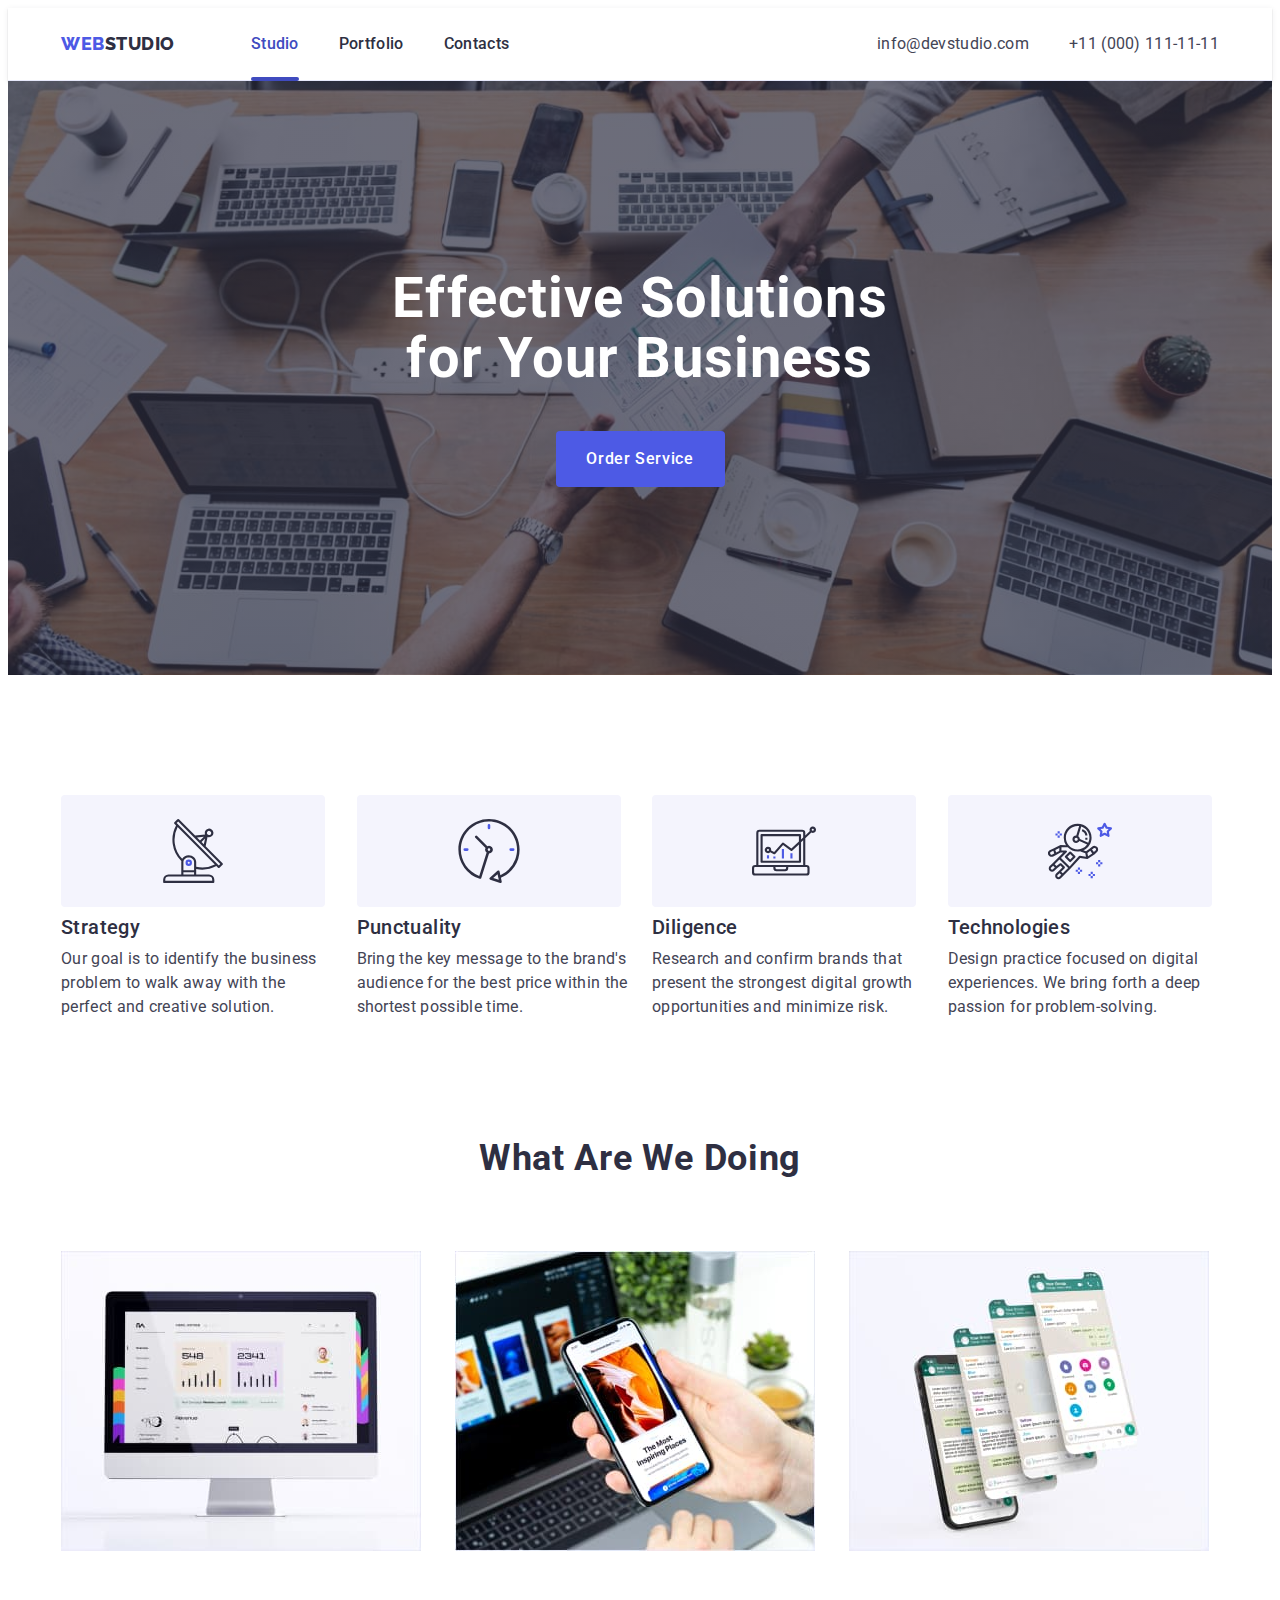
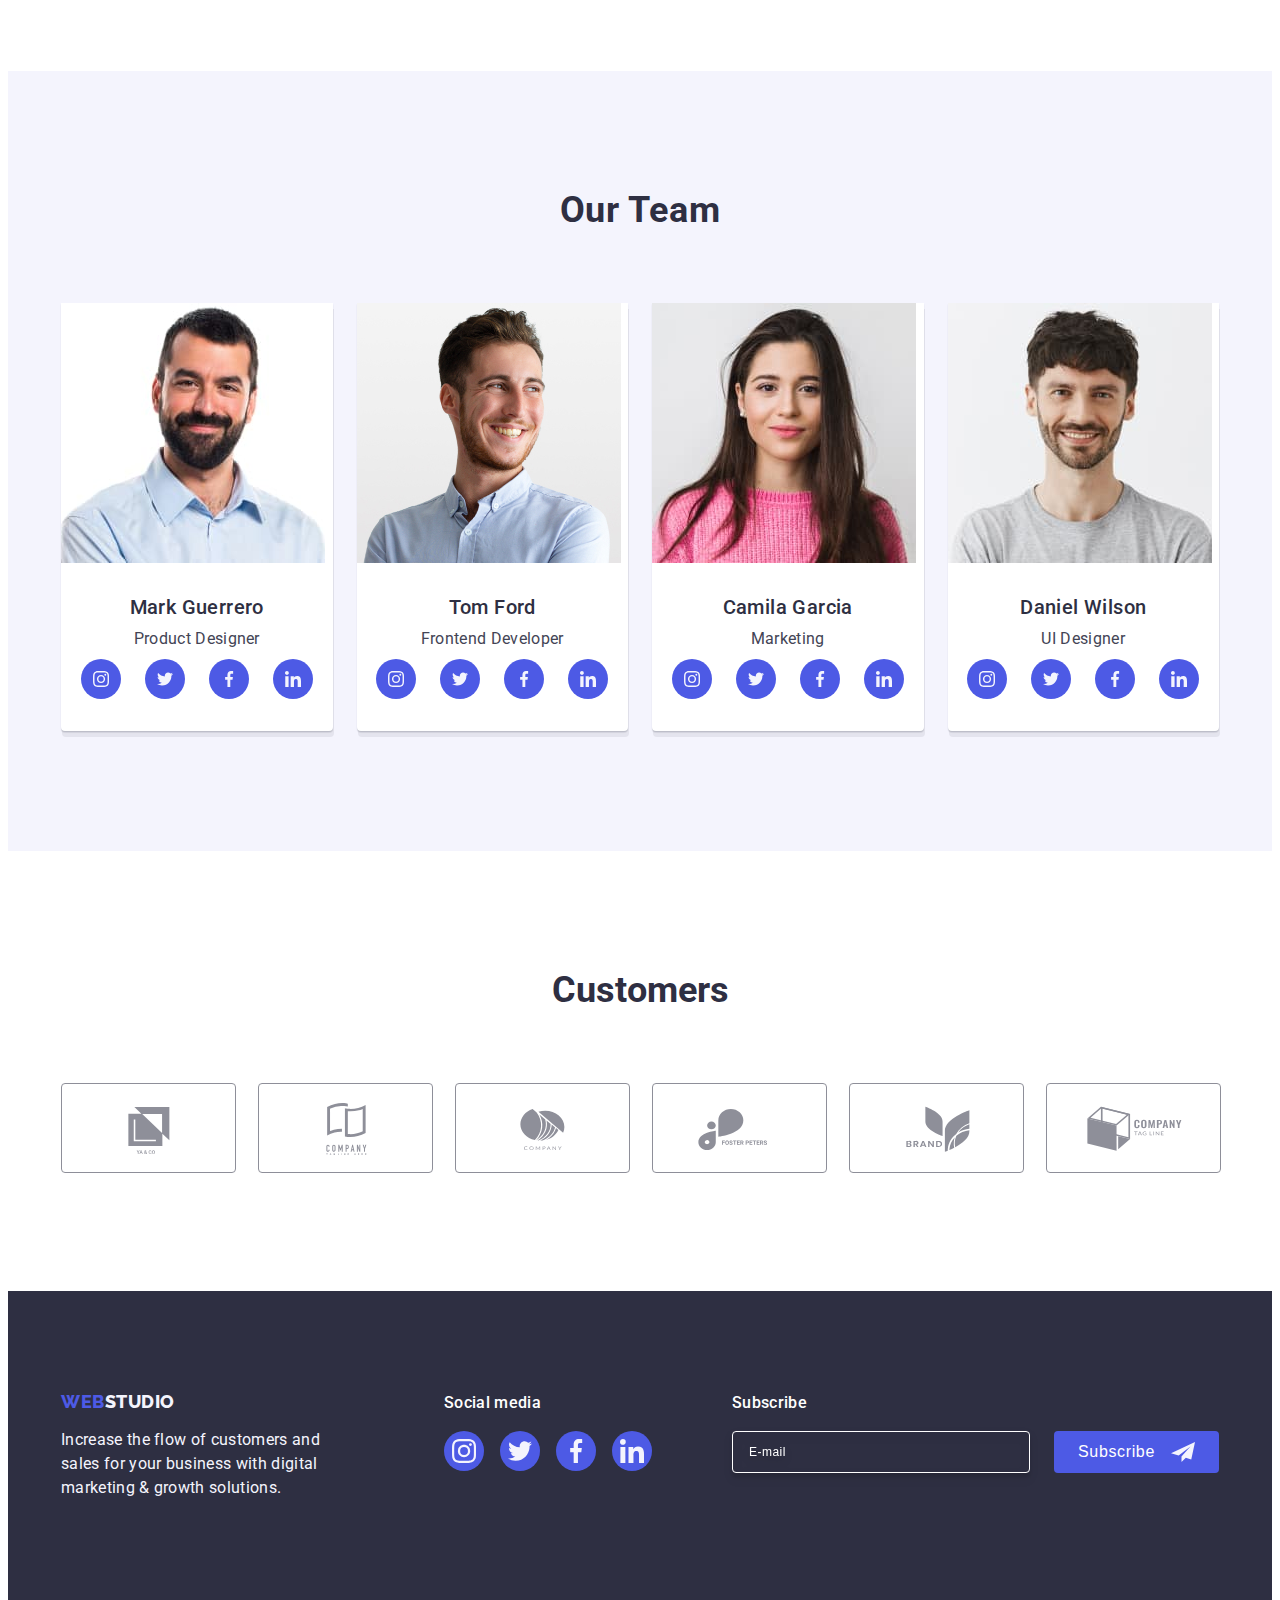
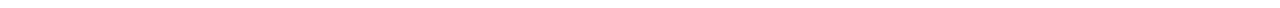
<file: index.html>
<!DOCTYPE html>
<html lang="en">
  <head>
    <meta charset="UTF-8" />
    <meta name="viewport" content="width=device-width, initial-scale=1.0" />
    <title>Webstudio</title>
    <link
      rel="stylesheet"
      href="https://cdnjs.cloudflare.com/ajax/libs/modern-normalize/2.0.0/modern-normalize.min.css"
      integrity="sha512-4xo8blKMVCiXpTaLzQSLSw3KFOVPWhm/TRtuPVc4WG6kUgjH6J03IBuG7JZPkcWMxJ5huwaBpOpnwYElP/m6wg=="
      crossorigin="anonymous"
      referrerpolicy="no-referrer"
    />
    <link rel="preconnect" href="https://fonts.googleapis.com" />
    <link rel="preconnect" href="https://fonts.gstatic.com" crossorigin />
    <link
      href="https://fonts.googleapis.com/css2?family=Raleway:wght@800&family=Roboto:wght@400;500;700&display=swap"
      rel="stylesheet"
    />
    <link rel="stylesheet" href="./css/style.css" />
  </head>
  <body>
    <header class="header-cont">
      <div class="container header-container">
        <nav class="header-navigation">
          <a href="./index.html" class="logo link"
            >Web<span class="logo_studio">Studio</span></a
          >
          <ul class="header_li list">
            <li class="header_menu_item">
              <a href="./index.html" class="header_menu_li link current"
                >Studio</a
              >
            </li>
            <li class="header_menu_item">
              <a class="header_menu_li link" href="./portfolio.html"
                >Portfolio</a
              >
            </li>
            <li class="header_menu_item">
              <a class="header_menu_li link" href="">Contacts</a>
            </li>
          </ul>
        </nav>
        <address class="contacts">
          <ul class="contacts_list list">
            <li class="contacts_item">
              <a class="contacts_link link" href="mailto:info@devstudio.com"
                >info@devstudio.com</a
              >
            </li>
            <li class="contacts_item">
              <a class="contacts_link link" href="tel:+110001111111"
                >+11 (000) 111-11-11</a
              >
            </li>
          </ul>
        </address>
      </div>
    </header>
    <main>
      <section class="main_title">
        <div class="container">
          <h1 class="main_h">Effective Solutions for Your Business</h1>
          <button class="button_q" data-modal-open type="button">
            Order Service
          </button>
        </div>
      </section>
      <section class="main_info">
        <div class="container">
          <h2 class="main_info_title visually-hidden">About us</h2>
          <ul class="main_info_li list">
            <li class="main_info_item">
              <div class="icon-box">
                <svg class="about_icons" width="64" height="64">
                  <use href="./images/icons.svg#icon-icon_1"></use>
                </svg>
              </div>
              <h3 class="main_info_subtitle">Strategy</h3>
              <p class="main_info_text">
                Our goal is to identify the business problem to walk away with
                the perfect and creative solution.
              </p>
            </li>
            <li class="main_info_item">
              <div class="icon-box">
                <svg class="about_icons" width="64" height="64">
                  <use href="./images/icons.svg#icon-icon_2"></use>
                </svg>
              </div>
              <h3 class="main_info_subtitle">Punctuality</h3>
              <p class="main_info_text">
                Bring the key message to the brand's audience for the best price
                within the shortest possible time.
              </p>
            </li>
            <li class="main_info_item">
              <div class="icon-box">
                <svg class="about_icons" width="64" height="64">
                  <use href="./images/icons.svg#icon-icon_3"></use>
                </svg>
              </div>
              <h3 class="main_info_subtitle">Diligence</h3>
              <p class="main_info_text">
                Research and confirm brands that present the strongest digital
                growth opportunities and minimize risk.
              </p>
            </li>
            <li class="main_info_item">
              <div class="icon-box">
                <svg class="about_icons" width="64" height="64">
                  <use href="./images/icons.svg#icon-icon_4"></use>
                </svg>
              </div>
              <h3 class="main_info_subtitle">Technologies</h3>
              <p class="main_info_text">
                Design practice focused on digital experiences. We bring forth a
                deep passion for problem-solving.
              </p>
            </li>
          </ul>
        </div>
      </section>
      <section class="main_activity_section">
        <div class="container">
          <h2 class="main_activity_title">What are we doing</h2>
          <ul class="main_activity list">
            <li class="main_activity_item">
              <img src="./images/product_1.jpg" alt="laptop" width="360" />
            </li>
            <li class="main_activity_item">
              <img src="./images/product_2.jpg" alt="app" width="360" />
            </li>
            <li class="main_activity_item">
              <img src="./images/product_3.jpg" alt="phone" width="360" />
            </li>
          </ul>
        </div>
      </section>
      <section class="main_team">
        <div class="container team-container">
          <h2 class="main_team_title">Our Team</h2>
          <ul class="main_team_li list">
            <li class="main_team_item">
              <img src="./images/img_1.jpg" alt="Mark Guerrero" width="264" />
              <div class="team_text">
                <h3 class="main_team_item_title">Mark Guerrero</h3>
                <p class="main_team_item_text">Product Designer</p>
                <ul class="team_li list">
                  <li class="media_item">
                    <a
                      class="media_link link"
                      href="https://www.instagram.com/"
                    >
                      <svg class="media_icon_team" width="16" height="16">
                        <use href="./images/icons.svg#icon-instagram_2"></use>
                      </svg>
                    </a>
                  </li>
                  <li class="media_item">
                    <a class="media_link link" href="https://www.twitter.com/">
                      <svg class="media_icon_team" width="16" height="16">
                        <use href="./images/icons.svg#icon-twitter_1"></use>
                      </svg>
                    </a>
                  </li>
                  <li class="media_item">
                    <a class="media_link link" href="https://www.facebook.com/">
                      <svg class="media_icon_team" width="16" height="16">
                        <use href="./images/icons.svg#icon-facebook_1"></use>
                      </svg>
                    </a>
                  </li>
                  <li class="media_item">
                    <a class="media_link link" href="https://www.linkedin.com/">
                      <svg class="media_icon_team" width="16" height="16">
                        <use href="./images/icons.svg#icon-linkedin_1"></use>
                      </svg>
                    </a>
                  </li>
                </ul>
              </div>
            </li>
            <li class="main_team_item">
              <img src="./images/img_2.jpg" alt="Tom Ford" width="264" />
              <div class="team_text">
                <h3 class="main_team_item_title">Tom Ford</h3>
                <p class="main_team_item_text">Frontend Developer</p>
                <ul class="team_li list">
                  <li class="media_item">
                    <a
                      class="media_link link"
                      href="https://www.instagram.com/"
                    >
                      <svg class="media_icon_team" width="16" height="16">
                        <use href="./images/icons.svg#icon-instagram_2"></use>
                      </svg>
                    </a>
                  </li>
                  <li class="media_item">
                    <a class="media_link link" href="https://www.twitter.com/">
                      <svg class="media_icon_team" width="16" height="16">
                        <use href="./images/icons.svg#icon-twitter_1"></use>
                      </svg>
                    </a>
                  </li>
                  <li class="media_item">
                    <a class="media_link link" href="https://www.facebook.com/">
                      <svg class="media_icon_team" width="16" height="16">
                        <use href="./images/icons.svg#icon-facebook_1"></use>
                      </svg>
                    </a>
                  </li>
                  <li class="media_item">
                    <a class="media_link link" href="https://www.linkedin.com/">
                      <svg class="media_icon_team" width="16" height="16">
                        <use href="./images/icons.svg#icon-linkedin_1"></use>
                      </svg>
                    </a>
                  </li>
                </ul>
              </div>
            </li>
            <li class="main_team_item">
              <img src="./images/img_3.jpg" alt="Camila Garcia" width="264" />
              <div class="team_text">
                <h3 class="main_team_item_title">Camila Garcia</h3>
                <p class="main_team_item_text">Marketing</p>
                <ul class="team_li list">
                  <li class="media_item">
                    <a
                      class="media_link link"
                      href="https://www.instagram.com/"
                    >
                      <svg class="media_icon_team" width="16" height="16">
                        <use href="./images/icons.svg#icon-instagram_2"></use>
                      </svg>
                    </a>
                  </li>
                  <li class="media_item">
                    <a class="media_link link" href="https://www.twitter.com/">
                      <svg class="media_icon_team" width="16" height="16">
                        <use href="./images/icons.svg#icon-twitter_1"></use>
                      </svg>
                    </a>
                  </li>
                  <li class="media_item">
                    <a class="media_link link" href="https://www.facebook.com/">
                      <svg class="media_icon_team" width="16" height="16">
                        <use href="./images/icons.svg#icon-facebook_1"></use>
                      </svg>
                    </a>
                  </li>
                  <li class="media_item">
                    <a class="media_link link" href="https://www.linkedin.com/">
                      <svg class="media_icon_team" width="16" height="16">
                        <use href="./images/icons.svg#icon-linkedin_1"></use>
                      </svg>
                    </a>
                  </li>
                </ul>
              </div>
            </li>
            <li class="main_team_item">
              <img src="./images/img_4.jpg" alt="Daniel Wilson" width="264" />
              <div class="team_text">
                <h3 class="main_team_item_title">Daniel Wilson</h3>
                <p class="main_team_item_text">UI Designer</p>
                <ul class="team_li list">
                  <li class="media_item">
                    <a
                      class="media_link link"
                      href="https://www.instagram.com/"
                    >
                      <svg class="media_icon_team" width="16" height="16">
                        <use href="./images/icons.svg#icon-instagram_2"></use>
                      </svg>
                    </a>
                  </li>
                  <li class="media_item">
                    <a class="media_link link" href="https://www.twitter.com/">
                      <svg class="media_icon_team" width="16" height="16">
                        <use href="./images/icons.svg#icon-twitter_1"></use>
                      </svg>
                    </a>
                  </li>
                  <li class="media_item">
                    <a class="media_link link" href="https://www.facebook.com/">
                      <svg class="media_icon_team" width="16" height="16">
                        <use href="./images/icons.svg#icon-facebook_1"></use>
                      </svg>
                    </a>
                  </li>
                  <li class="media_item">
                    <a class="media_link link" href="https://www.linkedin.com/">
                      <svg class="media_icon_team" width="16" height="16">
                        <use href="./images/icons.svg#icon-linkedin_1"></use>
                      </svg>
                    </a>
                  </li>
                </ul>
              </div>
            </li>
          </ul>
        </div>
      </section>
      <section class="customers">
        <div class="company container">
          <h2 class="customers_title">Customers</h2>
          <ul class="customers_list list">
            <li class="customers_item">
              <a class="customers_link" href=""
                ><svg class="customers_icon" width="104" height="56">
                  <use href="./images/icons.svg#icon-icon_5"></use></svg></a>
            </li>
            <li class="customers_item">
              <a class="customers_link" href=""
                ><svg class="customers_icon" width="104" height="56">
                  <use href="./images/icons.svg#icon-icon_6"></use></svg></a>
            </li>
            <li class="customers_item">
              <a class="customers_link" href=""
                ><svg class="customers_icon" width="104" height="56">
                  <use href="./images/icons.svg#icon-icon_7"></use></svg></a>
            </li>
            <li class="customers_item">
              <a class="customers_link" href=""
                ><svg class="customers_icon" width="104" height="56">
                  <use href="./images/icons.svg#icon-icon_8"></use></svg></a>
            </li>
            <li class="customers_item">
              <a class="customers_link" href=""
                ><svg class="customers_icon" width="104" height="56">
                  <use href="./images/icons.svg#icon-icon_9"></use></svg></a>
            </li>
            <li class="customers_item">
              <a class="customers_link" href=""
                ><svg class="customers_icon" width="104" height="56">
                  <use href="./images/icons.svg#icon-icon_10"></use></svg></a>
            </li>
          </ul>
        </div>
      </section>
    </main>
    <footer class="footer_section">
      <div class="container footer_main">
        <div class="footer_cont">
          <a href="./index.html" class="footer_logo link"
            >Web<span class="footer_logo_studio">Studio</span></a
          >
          <p class="footer_text">
            Increase the flow of customers and sales for your business with
            digital marketing & growth solutions.
          </p>
        </div>
        <div class="media_section">
          <p class="media_title">Social media</p>
          <ul class="footer_media_list list">
            <li class="footer_media_item">
              <a class="footer_media_link" href="">
                <svg class="media_icon_footer" width="24" height="24">
                  <use href="./images/icons.svg#icon-instagram_2"></use>
                </svg>
              </a>
            </li>
            <li class="footer_media_item">
              <a class="footer_media_link" href="">
                <svg class="media_icon_footer" width="24" height="24">
                  <use href="./images/icons.svg#icon-twitter_1"></use>
                </svg>
              </a>
            </li>
            <li class="footer_media_item">
              <a class="footer_media_link" href="">
                <svg class="media_icon_footer" width="24" height="24">
                  <use href="./images/icons.svg#icon-facebook_1"></use>
                </svg>
              </a>
            </li>
            <li class="footer_media_item">
              <a class="footer_media_link" href="">
                <svg class="media_icon_footer" width="24" height="24">
                  <use href="./images/icons.svg#icon-linkedin_1"></use>
                </svg>
              </a>
            </li>
          </ul>
        </div>
        <div class="footer_box">
          <p class="footer_box_title">Subscribe</p>
          <form class="footer_subscription">
            <label class="label_subscription" aria-label="email">
              <input
                type="email"
                name="footer-email"
                class="input_footer"
                placeholder="E-mail"
              />
            </label>
            <button type="submit" class="footer_but">
              Subscribe
              <svg class="footer_icon_but" width="24" height="24">
                <use href="./images/icons.svg#icon-icon_frame"></use>
              </svg>
            </button>
          </form>
        </div>
      </div>
    </footer>
    <div class="backdrop is-hidden" data-modal>
      <div class="modal-window">
        <button type="button" class="modal_close_but" data-modal-close>
          <svg class="close_icon" width="8" height="8">
            <use href="./images/icons.svg#icon-close"></use>
          </svg>
        </button>
        <p class="modal_title">Leave your contacts and we will call you back</p>
        <form>
          <div class="modal_box">
            <label for="user-name" class="modal_label">Name</label>
            <div class="modal_input_box">
              <input
                class="modal_input"
                type="text"
                name="user-name"
                id="user-name"
              />
              <svg class="modal_icon" width="18" height="24">
                <use href="./images/icons.svg#icon-person"></use>
              </svg>
            </div>
          </div>
          <div class="modal_box">
            <label for="usertel" class="modal_label">Phone</label>
            <div class="modal_input_box">
              <input
                class="modal_input"
                type="tel"
                name="usertel"
                id="usertel"
              />
              <svg class="modal_icon" width="18" height="24">
                <use href="./images/icons.svg#icon-phone"></use>
              </svg>
            </div>
          </div>
          <div class="modal_box">
            <label for="usermail" class="modal_label">Email</label>
            <div class="modal_input_box">
              <input
                class="modal_input"
                type="email"
                name="usermail"
                id="usermail"
              />
              <svg class="modal_icon" width="18" height="24">
                <use href="./images/icons.svg#icon-email"></use>
              </svg>
            </div>
          </div>
          <div class="modal_box_textarea">
            <label for="user-comment" class="modal_label">Comment</label>
            <textarea
              name="user-comment"
              id="user-comment"
              class="modal_textarea"
              placeholder="Text input"
            ></textarea>
          </div>
          <div class="checkin">
            <input
              type="checkbox"
              name="user-privacy"
              id="user-privacy"
              value="true"
              class="input_check visually-hidden"
            />
            <label for="user-privacy" class="check_text"
              ><span class="checkbox"
                ><svg class="check_icon" width="10" height="8">
                  <use href="./images/icons.svg#icon-Vector"></use></svg></span>
              I accept the terms and conditions of the
              <a href="" class="check_text_link">Privacy Policy</a></label
            >
          </div>
          <button type="submit" class="modal_send_but">Send</button>
        </form>
      </div>
    </div>
    <script src="./js/modal.js"></script>
  </body>
</html>
</file>
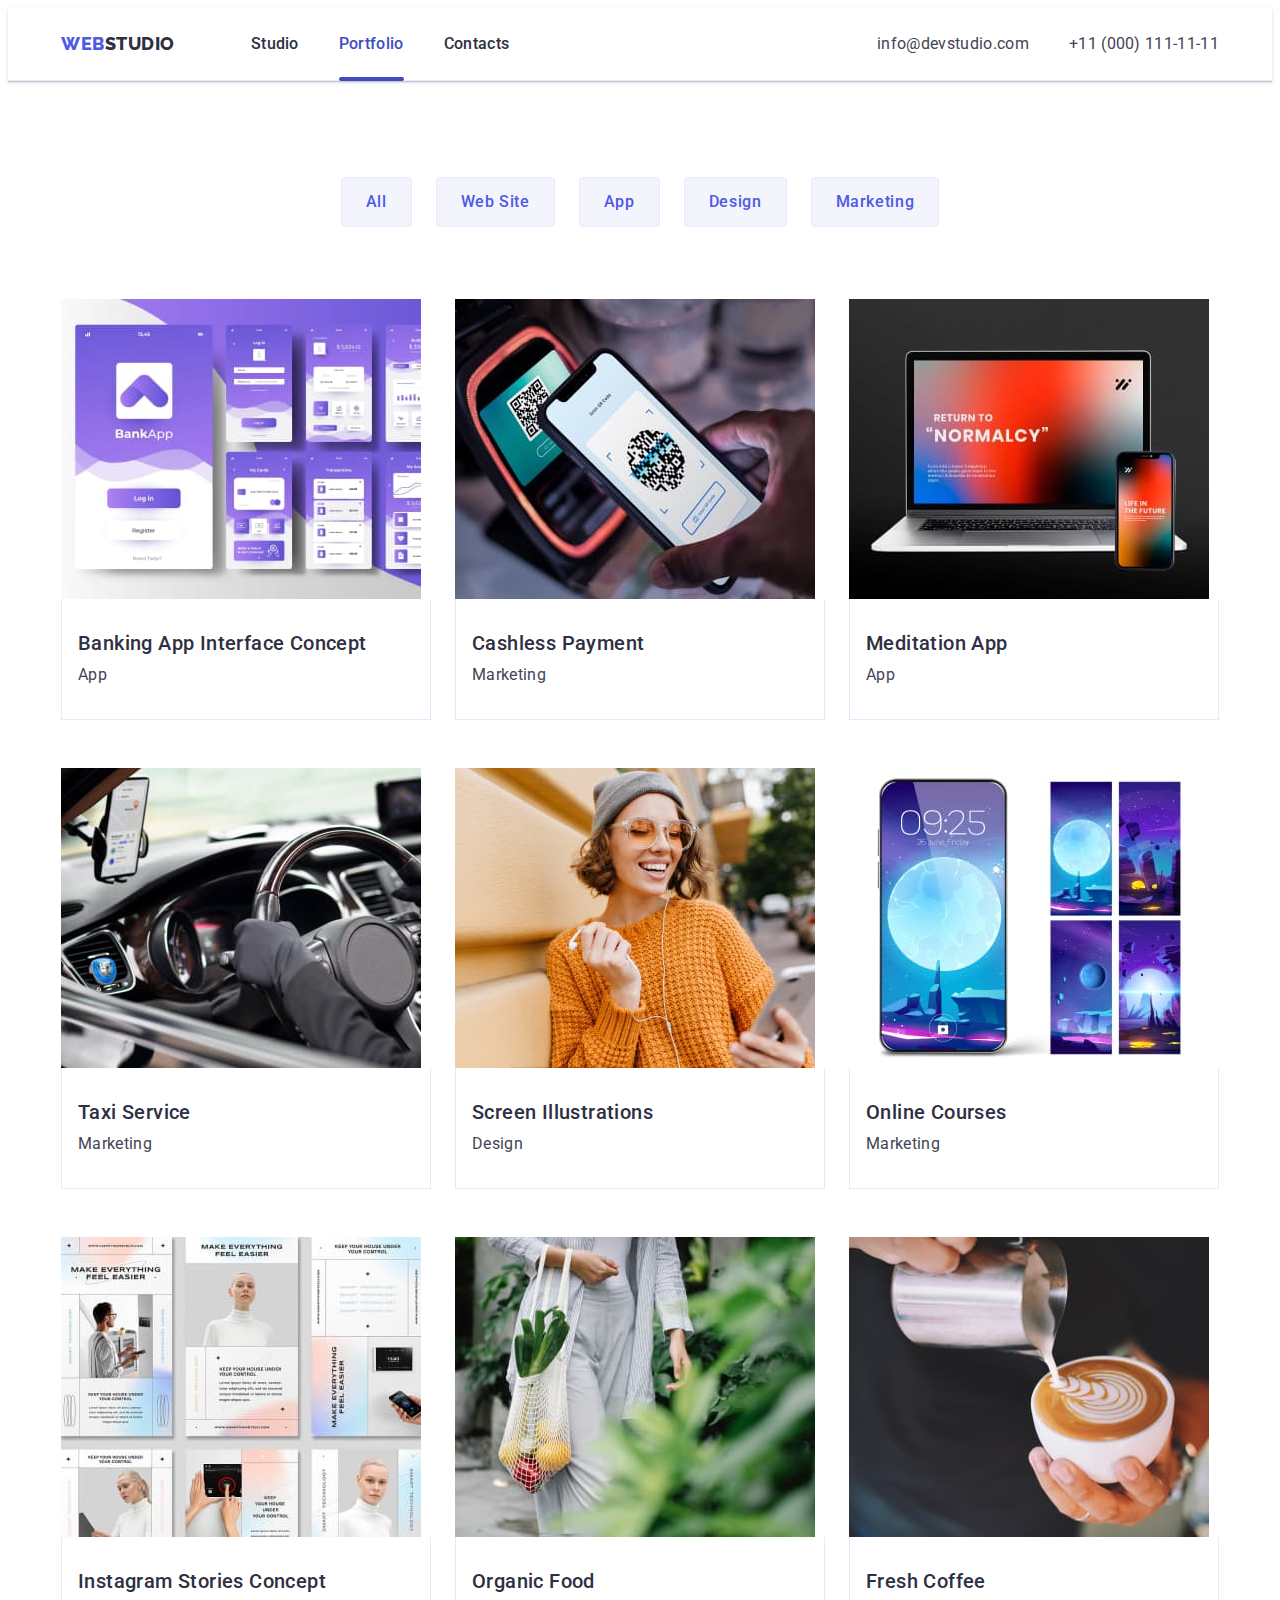
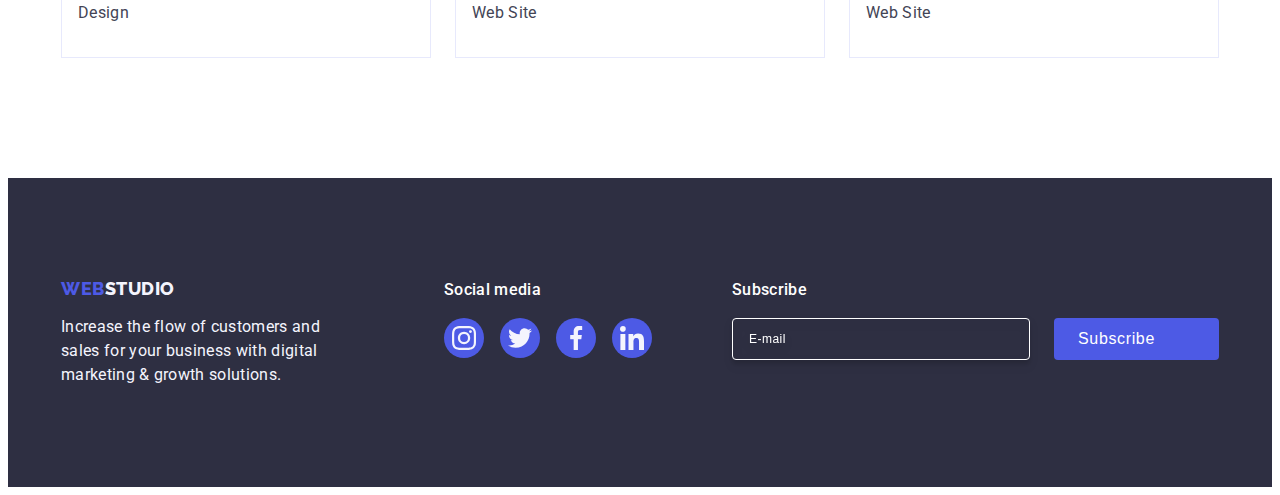
<file: portfolio.html>
<!DOCTYPE html>
<html lang="en">
  <head>
    <meta charset="UTF-8" />
    <meta name="viewport" content="width=device-width, initial-scale=1.0" />
    <title>Portfolio</title>
    <link rel="preconnect" href="https://fonts.googleapis.com" />
    <link rel="preconnect" href="https://fonts.gstatic.com" crossorigin />
    <link
      href="https://fonts.googleapis.com/css2?family=Raleway:wght@800&family=Roboto:wght@400;500;700&display=swap"
      rel="stylesheet"
    />
    <link
      rel="stylesheet"
      href="https://cdnjs.cloudflare.com/ajax/libs/modern-normalize/2.0.0/modern-normalize.min.css"
      integrity="sha512-4xo8blKMVCiXpTaLzQSLSw3KFOVPWhm/TRtuPVc4WG6kUgjH6J03IBuG7JZPkcWMxJ5huwaBpOpnwYElP/m6wg=="
      crossorigin="anonymous"
      referrerpolicy="no-referrer"
    />
    <link rel="stylesheet" href="./css/style.css" />
  </head>
  <body>
    <header class="header-cont">
      <div class="container header-container">
        <nav class="header-navigation">
          <a href="./index.html" class="logo link"
            >Web<span class="logo_studio">Studio</span></a
          >
          <ul class="header_li list">
            <li class="header_menu_item">
              <a href="./index.html" class="header_menu_li link"
                >Studio</a
              >
            </li>
            <li class="header_menu_item">
              <a class="header_menu_li link current" href="./portfolio.html"
                >Portfolio</a
              >
            </li>
            <li class="header_menu_item">
              <a class="header_menu_li link" href="">Contacts</a>
            </li>
          </ul>
        </nav>
        <address class="contacts">
          <ul class="contacts_list list">
            <li class="contacts_item">
              <a class="contacts_link link" href="mailto:info@devstudio.com"
                >info@devstudio.com</a
              >
            </li>
            <li class="contacts_item">
              <a class="contacts_link link" href="tel:+110001111111"
                >+11 (000) 111-11-11</a
              >
            </li>
          </ul>
        </address>
      </div>
    </header>
    <main>
      <section class="portfolio_main_but">
        <div class="container">
          <h1 class="visually-hidden">Portfolio</h1>
          <ul class="portfolio_button list">
            <li class="potfolio_main_item">
              <button type="button" class="portfolio_but">All</button>
            </li>
            <li>
              <button type="button" class="portfolio_but">Web Site</button>
            </li>
            <li class="potfolio_main_item">
              <button type="button" class="portfolio_but">App</button>
            </li>
            <li><button type="button" class="portfolio_but">Design</button></li>
            <li class="potfolio_main_item">
              <button type="button" class="portfolio_but">Marketing</button>
            </li>
          </ul>
          <ul class="portfolio_im list">
            <li class="portfolio_img_item">
              <a href="" class="portfolio_img link">
                <div class="portfolio_img-overflow">
                  <img
                    src="./images/portfolio_1.jpg"
                    alt="banking_app"
                    width="360"
                  />
                  <p class="portfolio_text-overflow">
                    14 Stylish and User-Friendly App Design Concepts · Task
                    Manager App · Calorie Tracker App · Exotic Fruit Ecommerce
                    App · Cloud Storage App
                  </p>
                </div>
                <div class="portfolio_info">
                  <h2 class="portfolio_img_title">
                    Banking App Interface Concept
                  </h2>
                  <p class="portfolio_img_text">App</p>
                </div>
              </a>
            </li>
            <li class="portfolio_img_item">
              <a href="" class="portfolio_img link">
                <div class="portfolio_img-overflow">
                  <img
                    src="./images/portfolio_2.jpg"
                    alt="cashless"
                    width="360"
                  />
                  <p class="portfolio_text-overflow">
                    14 Stylish and User-Friendly App Design Concepts · Task
                    Manager App · Calorie Tracker App · Exotic Fruit Ecommerce
                    App · Cloud Storage App
                  </p>
                </div>
                <div class="portfolio_info">
                  <h2 class="portfolio_img_title">Cashless Payment</h2>
                  <p class="portfolio_img_text">Marketing</p>
                </div>
              </a>
            </li>
            <li class="portfolio_img_item">
              <a href="" class="portfolio_img link">
                <div class="portfolio_img-overflow">
                  <img
                    src="./images/portfolio_3.jpg"
                    alt="motivation_app"
                    width="360"
                  />
                  <p class="portfolio_text-overflow">
                    14 Stylish and User-Friendly App Design Concepts · Task
                    Manager App · Calorie Tracker App · Exotic Fruit Ecommerce
                    App · Cloud Storage App
                  </p>
                </div>
                <div class="portfolio_info">
                  <h2 class="portfolio_img_title">Meditation App</h2>
                  <p class="portfolio_img_text">App</p>
                </div>
              </a>
            </li>
            <li class="portfolio_img_item">
              <a href="" class="portfolio_img link">
                <div class="portfolio_img-overflow">
                  <img src="./images/portfolio_4.jpg" alt="taxi" width="360" />
                  <p class="portfolio_text-overflow">
                    14 Stylish and User-Friendly App Design Concepts · Task
                    Manager App · Calorie Tracker App · Exotic Fruit Ecommerce
                    App · Cloud Storage App
                  </p>
                </div>
                <div class="portfolio_info">
                  <h2 class="portfolio_img_title">Taxi Service</h2>
                  <p class="portfolio_img_text">Marketing</p>
                </div></a
              >
            </li>
            <li class="portfolio_img_item">
              <a href="" class="portfolio_img link">
                <div class="portfolio_img-overflow">
                  <img
                    src="./images/portfolio_5.jpg"
                    alt="Illustrations"
                    width="360"
                  />
                  <p class="portfolio_text-overflow">
                    14 Stylish and User-Friendly App Design Concepts · Task
                    Manager App · Calorie Tracker App · Exotic Fruit Ecommerce
                    App · Cloud Storage App
                  </p>
                </div>
                <div class="portfolio_info">
                  <h2 class="portfolio_img_title">Screen Illustrations</h2>
                  <p class="portfolio_img_text">Design</p>
                </div></a
              >
            </li>
            <li class="portfolio_img_item">
              <a href="" class="portfolio_img link">
                <div class="portfolio_img-overflow">
                  <img
                    src="./images/portfolio_6.jpg"
                    alt="courses"
                    width="360"
                  />
                  <p class="portfolio_text-overflow">
                    14 Stylish and User-Friendly App Design Concepts · Task
                    Manager App · Calorie Tracker App · Exotic Fruit Ecommerce
                    App · Cloud Storage App
                  </p>
                </div>
                <div class="portfolio_info">
                  <h2 class="portfolio_img_title">Online Courses</h2>
                  <p class="portfolio_img_text">Marketing</p>
                </div></a
              >
            </li>
            <li class="portfolio_img_item">
              <a href="" class="portfolio_img link">
                <div class="portfolio_img-overflow">
                  <img
                    src="./images/portfolio_7.jpg"
                    alt="insta_stories"
                    width="360"
                  />
                  <p class="portfolio_text-overflow">
                    14 Stylish and User-Friendly App Design Concepts · Task
                    Manager App · Calorie Tracker App · Exotic Fruit Ecommerce
                    App · Cloud Storage App
                  </p>
                </div>
                <div class="portfolio_info">
                  <h2 class="portfolio_img_title">Instagram Stories Concept</h2>
                  <p class="portfolio_img_text">Design</p>
                </div>
              </a>
            </li>
            <li class="portfolio_img_item">
              <a href="" class="portfolio_img link">
                <div class="portfolio_img-overflow">
                  <img
                    src="./images/portfolio_8.jpg"
                    alt="organic_food"
                    width="360"
                  />
                  <p class="portfolio_text-overflow">
                    14 Stylish and User-Friendly App Design Concepts · Task
                    Manager App · Calorie Tracker App · Exotic Fruit Ecommerce
                    App · Cloud Storage App
                  </p>
                </div>
                <div class="portfolio_info">
                  <h2 class="portfolio_img_title">Organic Food</h2>
                  <p class="portfolio_img_text">Web Site</p>
                </div>
              </a>
            </li>
            <li class="portfolio_img_item">
              <a href="" class="portfolio_img link">
                <div class="portfolio_img-overflow">
                  <img
                    src="./images/portfolio_9.jpg"
                    alt="coffee"
                    width="360"
                  />
                  <p class="portfolio_text-overflow">
                    14 Stylish and User-Friendly App Design Concepts · Task
                    Manager App · Calorie Tracker App · Exotic Fruit Ecommerce
                    App · Cloud Storage App
                  </p>
                </div>
                <div class="portfolio_info">
                  <h2 class="portfolio_img_title">Fresh Coffee</h2>
                  <p class="portfolio_img_text">Web Site</p>
                </div></a
              >
            </li>
          </ul>
        </div>
      </section>
    </main>
    <footer class="footer_section">
      <div class="container footer_main">
        <div class="footer_cont">
          <a href="./index.html" class="footer_logo link"
            >Web<span class="footer_logo_studio">Studio</span></a
          >
          <p class="footer_text">
            Increase the flow of customers and sales for your business with
            digital marketing & growth solutions.
          </p>
        </div>
        <div class="media_section">
          <p class="media_title">Social media</p>
          <ul class="footer_media_list list">
            <li class="footer_media_item">
              <a class="footer_media_link" href="">
                <svg class="media_icon_footer" width="24" height="24">
                  <use href="./images/icons.svg#icon-instagram_2"></use>
                </svg>
              </a>
            </li>
            <li class="footer_media_item">
              <a class="footer_media_link" href="">
                <svg class="media_icon_footer" width="24" height="24">
                  <use href="./images/icons.svg#icon-twitter_1"></use>
                </svg>
              </a>
            </li>
            <li class="footer_media_item">
              <a class="footer_media_link" href="">
                <svg class="media_icon_footer" width="24" height="24">
                  <use href="./images/icons.svg#icon-facebook_1"></use>
                </svg>
              </a>
            </li>
            <li class="footer_media_item">
              <a class="footer_media_link" href="">
                <svg class="media_icon_footer" width="24" height="24">
                  <use href="./images/icons.svg#icon-linkedin_1"></use>
                </svg>
              </a>
            </li>
          </ul>
        </div>
        <div class="footer_box">
          <p class="footer_box_title">Subscribe</p>
          <form class="footer_subscription">
              <label class="label_subscription" aria-label="email">
                  <input type="email" name="footer-email" class="input_footer" placeholder="E-mail" />
              </label>
           <button type="submit" class="footer_but">Subscribe
              <svg class="footer_icon_but" width="24" height="24">
                  <use href="./images/icons.svg#icon_frame"></use>
              </svg>
          </button>
          </form>
      </div>
      </div>
    </footer>
  </body>
</html>
</file>
<file: css/style.css>
:root {
    --primary-font: "Roboto", sans-serif;
    --secondary-font: "Raleway", sans-serif;
    --primary-black: #2e2f42;
    --secondary-black: #434455;
    --basic-white: #ffffff;
    --secondary-whitecolor: #f4f4fd;
    --basic-color-logo: #4d5ae5;
    --hover-color: #404bbf;
}

p,
h1,
h2,
h3,
h4,
h5,
h6 {
    margin-top: 0;
    margin-bottom: 0;
}

img {
    display: block;
    max-width: 100%;
    height: auto;
}

ul,
ol {
    margin-top: 0;
    margin-bottom: 0;
    padding-left: 0;
}

.container {
    width: 100%;
    max-width: 1158px;
    padding-left: 15px;
    padding-right: 15px;
    margin: 0 auto;
}

body {
    font-family: "Roboto", sans-serif;
    color: #434455;
    background-color: #FFFFFF;
}

.link {
    text-decoration: none;
}

.list {
    list-style: none;
}

/* header */

.header-cont {
    background-color: #FFFFFF;
    border-bottom: 1px solid #e7e9fc;
    box-shadow: 0px 2px 1px rgba(46, 47, 66, 0.08), 0px 1px 1px rgba(46, 47, 66, 0.16), 0px 1px 6px rgba(46, 47, 66, 0.08);
}

.header-container {
    display: flex;
    align-items: center;
    justify-content: space-between;
}

.current {
    position: relative;
    color: #404bbf;
}

.current::after {
    content: "";
    position: absolute;
    width: 100%;
    height: 4px;
    border-radius: 2px;
    background-color: #404bbf;
    color: #404bbf;
    bottom: -1px;
    left: 0;
}

.header-navigation {
    display: flex;
    align-items: center;
    flex-grow: 1;
}

.logo {
    font-family: "Raleway", sans-serif;
    font-weight: 800;
    font-size: 18px;
    line-height: 1.17;
    letter-spacing: 0.03em;
    text-transform: uppercase;
    color: var(--basic-color-logo);
    display: flex;
    align-items: center;
    margin-right: 76px;
    padding: 25px 0;
}

.logo_studio {
    color: var(--primary-black);
    font-family: "Raleway", sans-serif;
    font-weight: 800;
    font-size: 18px;
    line-height: 1.17;
    letter-spacing: 0.03em;
    text-transform: uppercase;
    text-decoration: none;
}

.header_li {
    display: flex;
    gap: 40px;
}

.header_menu_li {
    display: block;
    padding: 24px 0;
    font-size: 16px;
    font-weight: 500;
    line-height: 1.5;
    letter-spacing: 0.02em;
    color: #2e2f42;
    transition: color 250ms cubic-bezier(0.4, 0, 0.2, 1);
}

.current {
    color: #404bbf;
}

.header_menu_li:hover {
    color: #404bbf;
}

.header_menu_li:focus {
    color: #404bbf;
}

.header_menu_li:active {
    text-decoration: underline;
}

.contacts_list {
    display: flex;
    gap: 40px;
}

.contacts {
    font-style: normal;
}

.contacts_link {
    font-weight: 400;
    font-size: 16px;
    line-height: 1.5;
    letter-spacing: 0.02em;
    color: var(--secondary-black);
    transition: color 250ms cubic-bezier(0.4, 0, 0.2, 1);
}

.contacts_list {
    color: var(--secondary-black);
}

.contacts_link:hover,
.contacts_link:focus,
.contacts_link:active {
    color: var(--hover-color);
}

.main_title {
    background-color: var(--primary-black);
    padding: 188px 0;
    background-image: linear-gradient(rgba(46, 47, 66, 0.7), rgba(46, 47, 66, 0.7)), url(../images/main.jpg);
    max-width: 1440px;
    background-repeat: no-repeat;
    background-position: center;
    background-size: cover;
    margin-left: auto;
    margin-right: auto;

}

.main_h {
    font-size: 56px;
    line-height: 1.07;
    text-align: center;
    letter-spacing: 0.02em;
    color: var(--basic-white);
    max-width: 496px;
    margin: auto;
    margin-bottom: 42px;
}

.button_q {
    background-color: var(--basic-color-logo);
    font-family: "Roboto", sans-serif;
    font-weight: 500;
    font-size: 16px;
    line-height: 1.5;
    letter-spacing: 0.04em;
    color: var(--basic-white);
    cursor: pointer;
    display: block;
    min-width: 169px;
    height: 56px;
    border: none;
    border-radius: 4px;
    margin: 0 auto;
    transition-property: background-color;
    transition-duration: 250ms;
    transition-timing-function: cubic-bezier(0.4, 0, 0.2, 1);
}

.button_q:hover,
.button_q:focus {
    background-color: var(--hover-color);
}


.main_info {
    padding: 120px 0;
}

.main_info_title {
    font-weight: 500;
    font-size: 20px;
    line-height: 1.2;
    letter-spacing: 0.02em;
    color: var(--primary-black);
}

.visually-hidden {
    position: absolute;
    width: 1px;
    height: 1px;
    margin: -1px;
    border: 0;
    padding: 0;
    white-space: nowrap;
    clip-path: inset(100%);
    clip: rect(0 0 0 0);
    overflow: hidden;
}

.icon-box {
    display: flex;
    align-items: center;
    justify-content: center;
    width: 264px;
    height: 112px;
    border-radius: 4px;
    background: #f4f4fd;
    margin-bottom: 8px;
}

.main_info_li {
    display: flex;
    gap: 24px;
}

.main_info_item {
    width: calc((100% - 72px) / 4);
}

.main_info_subtitle {
    font-weight: 500;
    font-size: 20px;
    line-height: 1.2;
    letter-spacing: 0.02em;
    color: var(--primary-black);
    margin-bottom: 8px;
}

.main_info_text {
    font-size: 16px;
    line-height: 1.5;
    letter-spacing: 0.02em;
    color: var(--secondary-black);
}

.main_activity_section {
    padding-bottom: 120px;
}

.main_activity_title {
    font-size: 36px;
    line-height: 1.11;
    text-align: center;
    letter-spacing: 0.02em;
    text-transform: capitalize;
    color: var(--primary-black);
    margin-bottom: 72px;
}

.main_activity {
    display: flex;
    gap: 24px;
}

.main_team {
    background-color: var(--secondary-whitecolor);
    padding: 120px 0;
}

.main_team_title {
    font-size: 36px;
    line-height: 1.11;
    text-align: center;
    letter-spacing: 0.02em;
    text-transform: capitalize;
    color: var(--primary-black);
    margin-bottom: 72px;
}

.main_activity_item {
    width: calc((100% - 48px) / 3);
}

.main_team_item {
    background-color: var(--basic-white);
    width: calc((100% - 72px) / 4);
    border-radius: 0px 0px 4px 4px;
    box-shadow: 1px 6px rgba(46, 47, 66, 0.08), 0px 1px 1px rgba(46, 47, 66, 0.16), 0px 2px 1px rgba(46, 47, 66, 0.08);
}

.main_team_li {
    display: flex;
    gap: 24px;
    justify-content: center;
}

.team_li {
    display: flex;
    gap: 24px;
    justify-content: center;
}

.team_text {
    padding: 32px 0px;
}

.media_item {
    width: 40px;
    height: 40px;
}

.media_link:is(:hover, :focus) {
    background-color: #404bbf;
}

.media_link {
    width: 100%;
    height: 100%;
    background-color: #4d5ae5;
    border-radius: 50%;
    display: flex;
    align-items: center;
    justify-content: center;
    transition: background-color 250ms cubic-bezier(0.4, 0, 0.2, 1);
}

.media_link:is(:hover, :focus) {
    background-color: #404bbf;
}

.media_icon_team {
    fill: #f4f4fd;

}

.main_team_item_title {
    font-weight: 500;
    font-size: 20px;
    line-height: 1.2;
    letter-spacing: 0.02em;
    color: var(--primary-black);
    text-align: center;
    margin-bottom: 8px;
}

.main_team_item_text {
    font-size: 16px;
    line-height: 1.5;
    letter-spacing: 0.02em;
    color: var(--secondary-black);
    text-align: center;
    margin-bottom: 8px;
}

.customers {
    padding: 120px 0;
}

.customers_title {
    font-size: 36px;
    line-height: 1.11;
    color: #2e2f42;
    margin-bottom: 72px;
    text-align: center;
}

.customers_list {
    display: flex;
    gap: 24px;
}

.customers_item {
    width: calc((100% - 24px * 5) / 6);
    height: 88px;


}

.customers_link {
    width: 100%;
    height: 100%;
    border-radius: 4px;
    border: 1px solid #8e8f99;
    display: flex;
    color: #8e8f99;
    align-items: center;
    justify-content: center;
    transition: border-color 250ms cubic-bezier(0.4, 0, 0.2, 1),
        color 250ms cubic-bezier(0.4, 0, 0.2, 1);
}

.customers_icon {
    fill: currentColor;

}

.customers_link:is(:hover, :focus) {
    color: #404bbf;
    border: 1px solid #404bbf;
}

.footer_section {
    background-color: var(--primary-black);
    padding: 100px 0;
}

.footer_cont {
    margin-right: 120px;
}

.footer_main {
    display: flex;
    align-items: baseline;
}

.footer_logo {
    font-family: "Raleway", sans-serif;
    font-weight: 800;
    font-size: 18px;
    line-height: 1.17;
    letter-spacing: 0.03em;
    text-transform: uppercase;
    color: var(--basic-color-logo);
    display: inline-block;
    margin-bottom: 16px;
}

.footer_logo_studio {
    font-family: "Raleway", sans-serif;
    font-weight: 800;
    font-size: 18px;
    line-height: 1.17;
    letter-spacing: 0.03em;
    text-transform: uppercase;
    color: var(--secondary-whitecolor);
}


.footer_text {
    line-height: 1.5;
    color: var(--secondary-whitecolor);
    letter-spacing: 0.02em;
    max-width: 264px;
    display: flex;
    width: 100%;
}

.media_title {
    color: #ffffff;
    font-family: Roboto;
    font: size 16px;
    font-style: normal;
    font-weight: 500;
    line-height: 1.5;
    letter-spacing: 0.02em;
    margin-bottom: 16px;
}

.footer_media_list {
    display: flex;
    gap: 16px;
    justify-content: center;
}

.footer_media_item {
    width: 40px;
    height: 40px;
}

.footer_media_link {
    width: 100%;
    height: 100%;
    background-color: #4d5ae5;
    border-radius: 50%;
    display: flex;
    align-items: center;
    justify-content: center;
    transition: background-color 250ms cubic-bezier(0.4, 0, 0.2, 1);
}

.footer_media_link:is(:hover, :focus) {
    background-color: #31d0aa;
}

.media_icon_footer {
    fill: #f4f4fd;
}

.footer_box {
    margin-left: 80px;
}

.footer_subscription {
    display: flex;
    gap: 24px;
}

.footer_box_title {
    color: #ffffff;
    font-size: 16px;
    font-weight: 500;
    line-height: 1.5;
    letter-spacing: 0.02em;
    margin-bottom: 16px;
}

.input_footer {
    width: 264px;
    height: 40px;
    color: #ffffff;
    background-color: transparent;
    border-radius: 4px;
    border: 1px solid #FFFFFF;
    box-shadow: 0px 4px 4px 0px rgba(0, 0, 0, 0.15);
    padding: 0 16px;
    font-size: 12px;
    line-height: 1.5;
    letter-spacing: 0.04em;
    filter: drop-shadow(0px 4px 4px rgba(0, 0, 0, 0.15));
}

.input_footer::placeholder {
    color: #ffffff;
    font-size: 12px;
    font-weight: 400;
    line-height: 2;
    letter-spacing: 0.04em;
}

.footer_but {
    display: flex;
    align-items: center;
    justify-content: center;
    min-width: 165px;
    padding: 8px 24px;
    border-radius: 4px;
    background: #4d5ae5;
    border: none;
    color: #ffffff;
    text-align: center;
    font-size: 16px;
    font-weight: 500;
    line-height: 1.5;
    letter-spacing: 0.04em;
    cursor: pointer;
    transition-property: background-color;
    transition-duration: 250ms;
    transition-timing-function: cubic-bezier(0.4, 0, 0.2, 1);
}

.footer_but:is(:hover, :focus) {
    background-color: #404bbf;
}

.footer_icon_but {
    margin-left: 16px;
    fill: #f4f4fd;
}

.portfolio_main_but {
    padding-top: 96px;
    padding-bottom: 120px;
}

.portfolio_button {
    display: flex;
    justify-content: center;
    gap: 24px;
    margin-bottom: 72px;
}

.portfolio_button_list {
    display: flex;
    margin-bottom: 72px;
    gap: 244px;
    justify-content: center;
}

.portfolio_but {
    font-family: "Roboto", sans-serif;
    font-weight: 500;
    font-size: 16px;
    line-height: 1.5;
    letter-spacing: 0.04em;
    color: var(--basic-color-logo);
    background-color: var(--secondary-whitecolor);
    cursor: pointer;
    padding: 12px 24px;
    border: 1px solid #e7e9fc;
    border-radius: 4px;
    background: #f4f4fd;
    transition: color 250ms cubic-bezier(0.4, 0, 0.2, 1), background-color 250ms cubic-bezier(0.4, 0, 0.2, 1), border-color 250ms cubic-bezier(0.4, 0, 0.2, 1), box-shadow 250ms cubic-bezier(0.4, 0, 0.2, 1);
}

.portfolio_but:hover {
    color: var(--basic-white);
    background-color: var(--hover-color);
    border: 1px solid transparent;
    box-shadow: 3px 1px rgba(0, 0, 0, 0.1), 0px 2px 1px rgba(0, 0, 0, 0.08), 0px 2px 2px rgba(0, 0, 0, 0.12);
}

.portfolio_but:focus {
    color: var(--basic-white);
    background-color: var(--hover-color);
    border: 1px solid transparent;
    box-shadow: 3px 1px rgba(0, 0, 0, 0.1), 0px 2px 1px rgba(0, 0, 0, 0.08), 0px 2px 2px rgba(0, 0, 0, 0.12);
}

.portfolio_im {
    display: flex;
    flex-wrap: wrap;
    column-gap: 24px;
    row-gap: 48px;
}

.portfolio_img_title {
    font-weight: 500;
    font-size: 20px;
    line-height: 1.2;
    letter-spacing: 0.02em;
    color: var(--primary-black);
    margin-bottom: 8px;
}

.portfolio_img_item {
    width: calc((100% - 48px) / 3);
}

.portfolio_img_text {
    font-size: 16px;
    line-height: 1.5;
    letter-spacing: 0.02em;
    color: var(--secondary-black);
}

.portfolio_img-overflow {
    position: relative;
    overflow: hidden;
}

.portfolio_text-overflow {
    position: absolute;
    top: 0;
    left: 0;
    height: 100%;
    width: 100%;
    background-color: #4d5ae5;
    color: #f4f4fd;
    font-size: 16px;
    font-weight: 400;
    line-height: 1.5;
    letter-spacing: 0.02em;
    padding: 40px 32px;
    transform: translateY(100%);
    transition: transform 250ms cubic-bezier(0.4, 0, 0.2, 1);
}

.portfolio_img {
    display: block;
    transition: box-shadow 250ms cubic-bezier(0.4, 0, 0.2, 1);
}

.portfolio_img:hover .portfolio_text-overflow {
    transform: translateY(0%);
}

.portfolio_img:focus .portfolio_text-overflow {
    transform: translateY(0%);
}

.portfolio_img:is(:hover, :focus) {
    box-shadow: 0px 1px 6px rgba(46, 47, 66, 0.08),
        0px 1px 1px rgba(46, 47, 66, 0.16),
        0px 2px 1px rgba(46, 47, 66, 0.08);
}

.portfolio_info {
    padding: 32px 16px;
    border: 1px solid #e7e9fc;
    border-top: none;
}


.backdrop {
    position: fixed;
    top: 0;
    left: 0;
    width: 100%;
    height: 100%;
    background-color: rgba(46, 47, 66, 0.40);
    transition: opacity 250ms cubic-bezier(0.4, 0, 0.2, 1), visibility 250ms cubic-bezier(0.4, 0, 0.2, 1);
}

.modal-window {
    width: 408px;
    min-height: 584px;
    border-radius: 4px;
    background: #fcfcfc;
    box-shadow: 0px 2px 1px 0px rgba(0, 0, 0, 0.20), 0px 1px 3px 0px rgba(0, 0, 0, 0.12), 0px 1px 1px 0px rgba(0, 0, 0, 0.14);
    position: absolute;
    left: 50%;
    top: 50%;
    transform: translate(-50%, -50%) scale(1);
    transition: transform 250ms cubic-bezier(0.4, 0, 0.2, 1);
    padding: 72px 24px 24px 24px;
}

.modal_close_but {
    display: flex;
    justify-content: center;
    align-items: center;
    width: 24px;
    height: 24px;
    position: absolute;
    top: 24px;
    right: 24px;
    background-color: #e7e9fc;
    border: 1px solid rgba(0, 0, 0, 0.1);
    border-radius: 50%;
    padding: 0;
    cursor: pointer;
    transition: background-color 250ms cubic-bezier(0.4, 0, 0.2, 1), border 250ms cubic-bezier(0.4, 0, 0.2, 1);
}

.modal_close_but:hover {
    background-color: #404bbf;
    border: none;
    fill: #ffffff;
}

.modal_close_but:focus {
    background-color: #404bbf;
    border: none;
    fill: #ffffff;
}

.close_icon {
    transition: fill 250ms cubic-bezier(0.4, 0, 0.2, 1);
}

.is-hidden {
    opacity: 0;
    visibility: hidden;
    pointer-events: none;
}

.modal_title {
    color: #2E2F42;
    text-align: center;
    font-size: 16px;
    font-weight: 500;
    line-height: 1.5;
    letter-spacing: 0.02em;
    margin-bottom: 16px;
}

.modal_box {
    margin-bottom: 8px;
}

.modal_label {
    display: block;
    color: #8e8f99;
    font-size: 12px;
    font-weight: 400;
    line-height: 1.17;
    letter-spacing: 0.04em;
    margin-bottom: 4px;
}

.modal_input_box {
    position: relative;
}

.modal_input {
    border-radius: 4px;
    border: 1px solid rgba(46, 47, 66, 0.4);
    width: 100%;
    height: 40px;
    padding: 0 38px;
    background-color: transparent;
    color: #2e2f42;
    outline: transparent;
    transition: border-color 250ms cubic-bezier(0.4, 0, 0.2, 1);
}

.modal_input:is(:hover, :focus) {
    border-color: #4d5ae5;
}

.modal_input:is(:hover, :focus)+.modal_icon {
    fill: #4d5ae5;
}

.modal_icon {
    position: absolute;
    left: 16px;
    top: 50%;
    transform: translateY(-50%);
    transition: fill 250ms cubic-bezier(0.4, 0, 0.2, 1);
}

.modal_box_textarea {
    margin-bottom: 16px;
}

.modal_textarea {
    border-radius: 4px;
    border: 1px solid rgba(46, 47, 66, 0.4);
    width: 100%;
    height: 120px;
    padding: 8px 16px;
    font-size: 12px;
    line-height: 1.17;
    letter-spacing: 0.04em;
    background-color: transparent;
    color: rgba(46, 47, 66, 0.4);
    outline: transparent;
    resize: none;
    transition: border-color 250ms cubic-bezier(0.4, 0, 0.2, 1);
}

.modal_textarea::placeholder {
    color: #2e2f42, rgba(46, 47, 66, 0.40);
    font-size: 12px;
    font-weight: 400;
    line-height: 1.17;
    letter-spacing: 0.04em;
}

.modal_textarea:focus::placeholder {
    opacity: 0;
}

.modal_textarea:focus,
.modal_textarea:hover {
    border-color: #4d5ae5;
}

.checkin {
    margin-bottom: 24px;
}

.check_text {
    color: #8e8f99;
    font-size: 12px;
    font-weight: 400;
    line-height: 1.17;
    letter-spacing: 0.04em;
    align-items: center;
}

.check_text_link {
    color: #4d5ae5;
    line-height: 1.33;
    text-decoration-line: underline;
    margin-left: 4px;
}

.checkbox {
    display: inline-flex;
    align-items: center;
    justify-content: center;
    width: 16px;
    height: 16px;
    margin-right: 8px;
    border-radius: 2px;
    border: 1px solid rgba(46, 47, 66, 0.4);
    fill: transparent;
    transition: background-color 250ms cubic-bezier(0.4, 0, 0.2, 1),
        border 250ms cubic-bezier(0.4, 0, 0.2, 1),
        fill 250ms cubic-bezier(0.4, 0, 0.2, 1);
}


.input_check:checked+.check_text .checkbox {
    background-color: #404bbf;
    border: none;
    fill: #f4f4fd;
}

.modal_send_but {
    color: #ffffff;
    font-size: 16px;
    font-family: inherit;
    font-weight: 500;
    line-height: 1.5;
    letter-spacing: 0.04em;
    background: #4d5ae5;
    cursor: pointer;
    display: block;
    margin: 0 auto;
    padding: 16px 32px;
    border-radius: 4px;
    min-width: 169px;
    height: 56px;
    border: none;
    transition-property: background-color;
    transition-duration: 250ms;
    transition-timing-function: cubic-bezier(0.4, 0, 0.2, 1);
}

.modal_send_but:is(:hover, :focus) {
    background-color: #404bbf;
}
</file>
